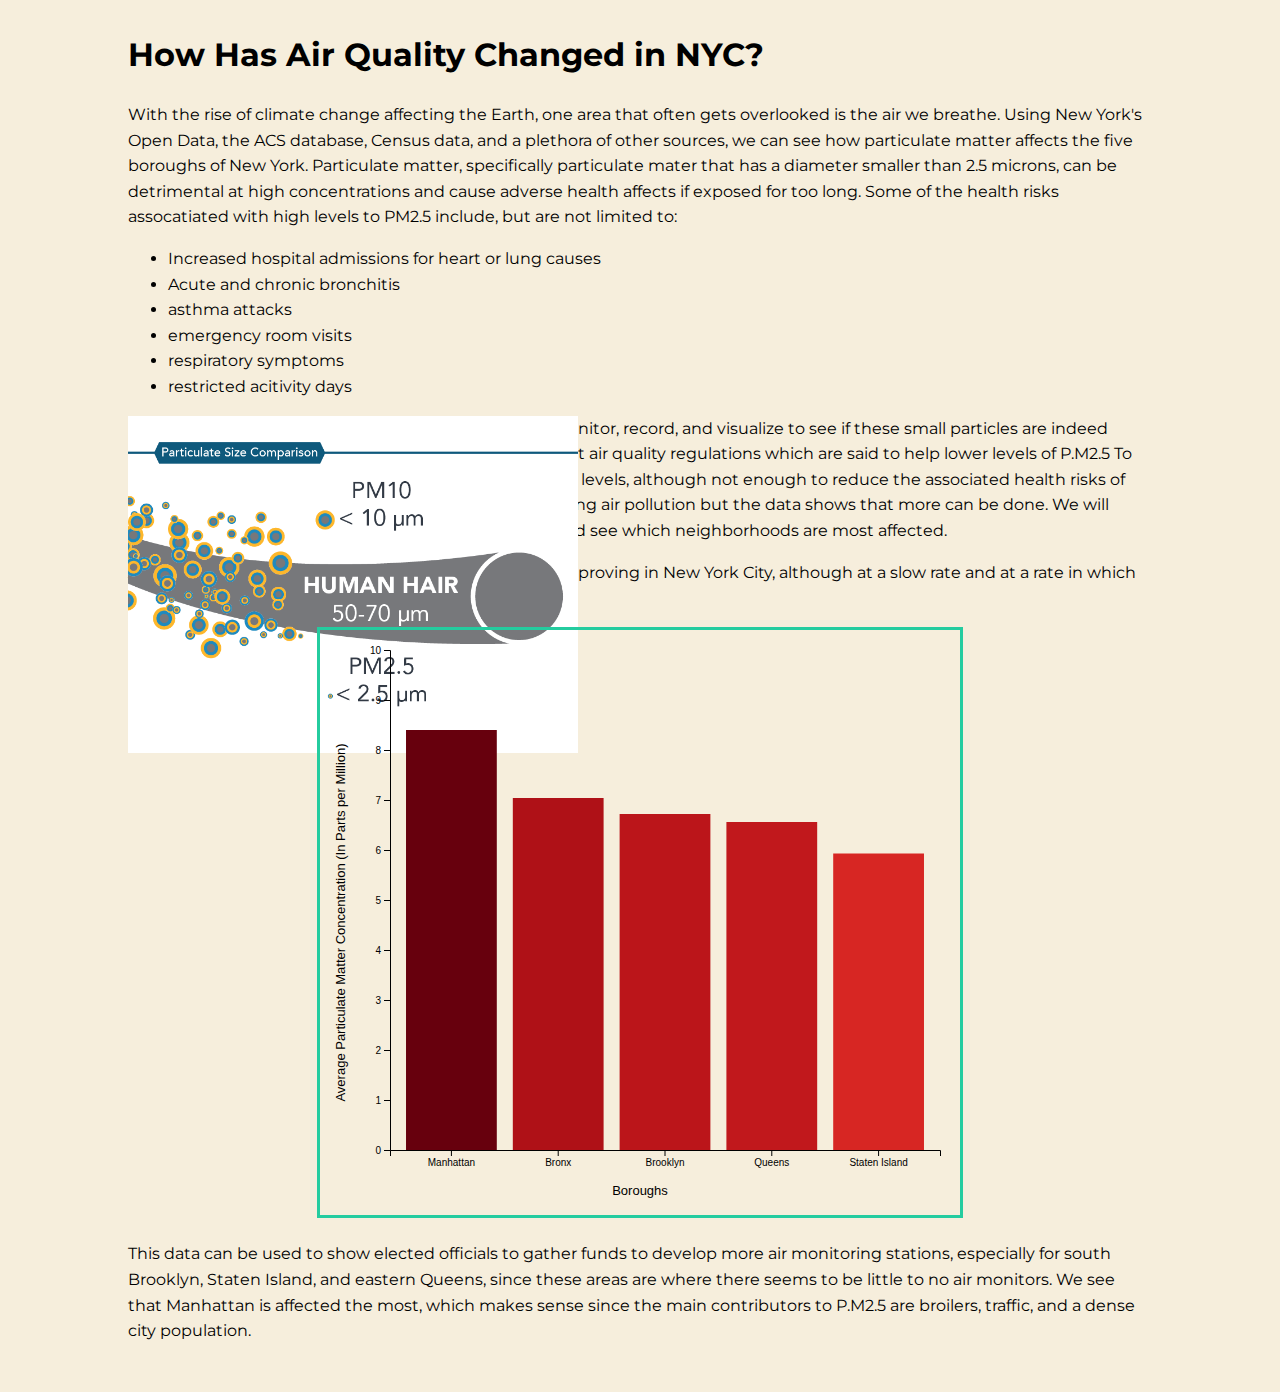
<file: Final_Project/index.html>
<!DOCTYPE html>
<html lang="en">

<head>
    <meta charset="UTF-8">
    <meta http-equiv="X-UA-Compatible" content="IE=edge">
    <meta name="viewport" content="width=device-width, initial-scale=1.0">
    <link rel="preconnect" href="https://fonts.gstatic.com">
    <link href="https://fonts.googleapis.com/css2?family=Montserrat&display=swap" rel="stylesheet">
    <title>Air Quality</title>
    <link rel="stylesheet" href="./style.css">
</head>

<body>
    <div id="main-container"></div>
        <div id="essay">
            <h1>
                How Has Air Quality Changed in NYC? 
            </h1>
            <p>
                With the rise of  climate change affecting the Earth, one area that often gets overlooked is the air we breathe. Using New York's Open Data, the ACS database, Census data, and a plethora of other sources, we can see how particulate matter affects the five boroughs of New York. Particulate matter, specifically particulate mater that has a diameter smaller than 2.5 microns, can be detrimental at high concentrations and cause adverse health affects if exposed for too long.
                Some of the health risks assocatiated with high levels to PM2.5 include, but are not limited to:
                <ul id="list">
                    <li> Increased hospital admissions for heart or lung causes</li>
                    <li>Acute and chronic bronchitis</li>
                    <li>asthma attacks</li>
                    <li>emergency room visits</li>
                    <li>respiratory symptoms</li>
                    <li>restricted acitivity days</li>
                </ul>
                <img src="../data/hair.png" alt="size comparison" width="450px" class="picture">
            </p>
            <p>
                New York City has implemented several programs to monitor, record, and visualize to see if these small particles are indeed being reduced. City officials have implemented stringent air quality regulations which are said to help lower levels of P.M2.5 
                To my surprise, these programs are indeed reducing P.M2.5 levels, although not enough to reduce the associated health risks of inhaling polluted air. New York is taking strides in reducing air pollution but the data shows that more can be done. We will discuss the major contributors to P.M2.5 in this study and see which neighborhoods are most affected.
            </p>
            <p>
                According to <a href="https://gothamist.com/news/new-york-citys-air-quality-is-improving-but-it-still-isnt-healthy-enough">this
                gothamist news article</a>, air quality is improving in New York City, although at a slow rate and at a rate in which the 
                <a href="https://www.who.int/news-room/fact-sheets/detail/ambient-(outdoor)-air-quality-and-health">WHO</a> still
                deems dangerous. 
            </p>
        </div>
        
        <div id="d3-container">
        </div> 

        <div id="conclusion">
            <p>
                This data can be used to show elected officials to gather funds to develop more air monitoring stations, especially for south Brooklyn, Staten Island, and eastern Queens, since these areas are where there seems to be little to no air monitors. We see that Manhattan is affected the most, which makes sense since the main contributors to P.M2.5 are broilers, traffic, and a dense city population.
            </p>
        </div>
    
    <script src="../lib/d3.js"></script>
    <script src="main.js"></script>

</body>


</html>
</file>
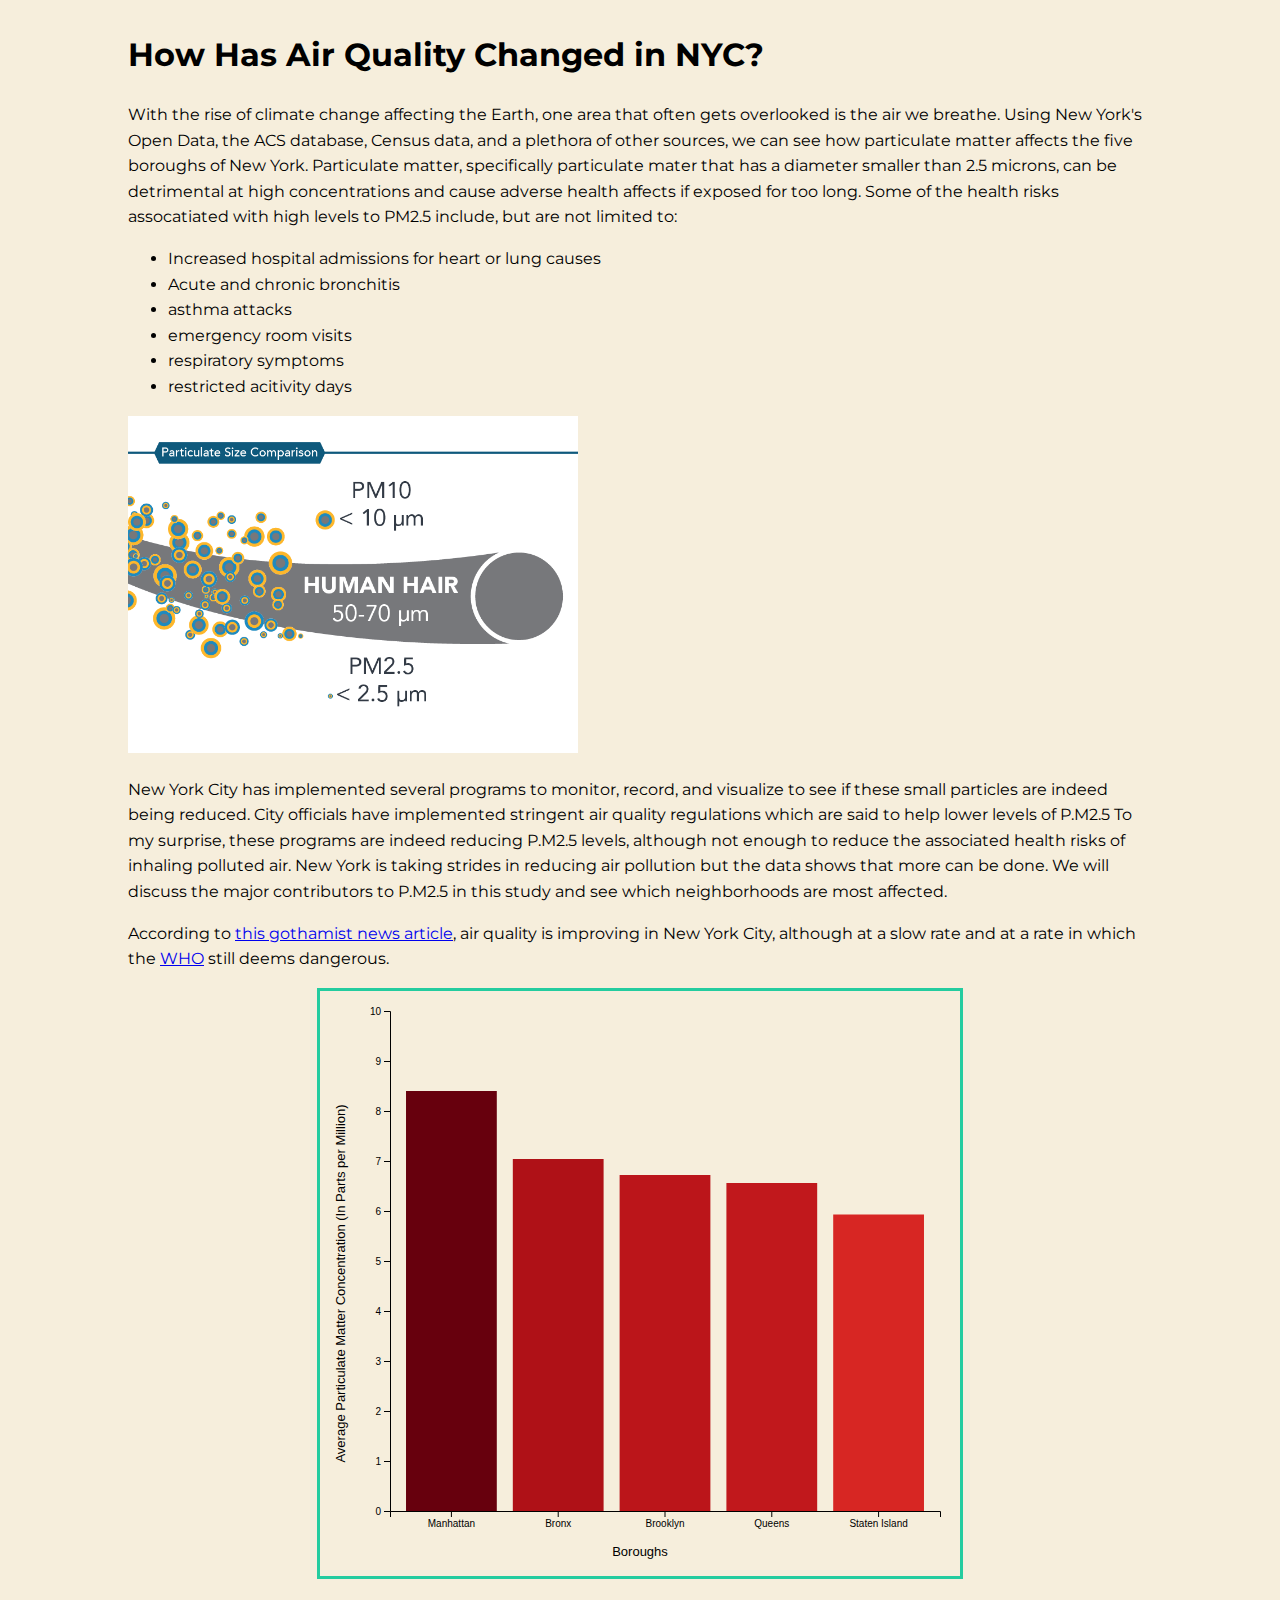
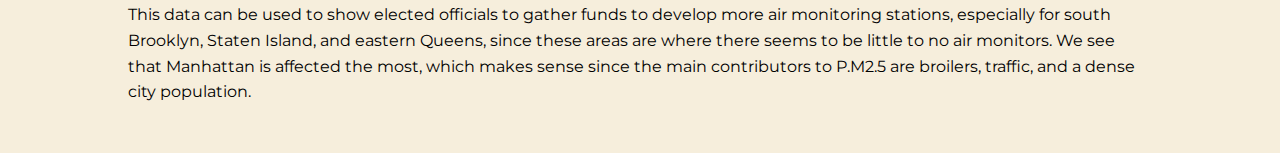
<file: Final_Project/webpage.html>
<!DOCTYPE html>
<html lang="en">

<head>
    <meta charset="UTF-8">
    <meta http-equiv="X-UA-Compatible" content="IE=edge">
    <meta name="viewport" content="width=device-width, initial-scale=1.0">
    <link rel="preconnect" href="https://fonts.gstatic.com">
    <link href="https://fonts.googleapis.com/css2?family=Montserrat&display=swap" rel="stylesheet">
    <title>Air Quality</title>
    <link rel="stylesheet" href="./style.css">
</head>

<body>
    <div id="main-container"></div>
        <div id="essay">
            <h1>
                How Has Air Quality Changed in NYC? 
            </h1>
            <p>
                With the rise of  climate change affecting the Earth, one area that often gets overlooked is the air we breathe. Using New York's Open Data, the ACS database, Census data, and a plethora of other sources, we can see how particulate matter affects the five boroughs of New York. Particulate matter, specifically particulate mater that has a diameter smaller than 2.5 microns, can be detrimental at high concentrations and cause adverse health affects if exposed for too long.
                Some of the health risks assocatiated with high levels to PM2.5 include, but are not limited to:
                <ul id="list">
                    <li> Increased hospital admissions for heart or lung causes</li>
                    <li>Acute and chronic bronchitis</li>
                    <li>asthma attacks</li>
                    <li>emergency room visits</li>
                    <li>respiratory symptoms</li>
                    <li>restricted acitivity days</li>
                </ul>
                <img src="../data/hair.png" alt="size comparison" width="450px" id="picture">
            </p>
            <p>
                New York City has implemented several programs to monitor, record, and visualize to see if these small particles are indeed being reduced. City officials have implemented stringent air quality regulations which are said to help lower levels of P.M2.5 
                To my surprise, these programs are indeed reducing P.M2.5 levels, although not enough to reduce the associated health risks of inhaling polluted air. New York is taking strides in reducing air pollution but the data shows that more can be done. We will discuss the major contributors to P.M2.5 in this study and see which neighborhoods are most affected.
            </p>
            <p>
                According to <a href="https://gothamist.com/news/new-york-citys-air-quality-is-improving-but-it-still-isnt-healthy-enough">this
                gothamist news article</a>, air quality is improving in New York City, although at a slow rate and at a rate in which the 
                <a href="https://www.who.int/news-room/fact-sheets/detail/ambient-(outdoor)-air-quality-and-health">WHO</a> still
                deems dangerous. 
            </p>
        </div>
        
        <div id="d3-container">
        </div> 

        <div id="conclusion">
            <p>
                This data can be used to show elected officials to gather funds to develop more air monitoring stations, especially for south Brooklyn, Staten Island, and eastern Queens, since these areas are where there seems to be little to no air monitors. We see that Manhattan is affected the most, which makes sense since the main contributors to P.M2.5 are broilers, traffic, and a dense city population.
            </p>
        </div>
    
    <script src="../lib/d3.js"></script>
    <script src="main.js"></script>

</body>


</html>
</file>
<file: Final_Project/style.css>
rect:hover {
    stroke-width:3;
    fill-opacity: 1;
    stroke: rgba(144, 18, 228, 0.836);
    cursor: pointer;
  }

.tooltip {
    pointer-events: none;
    background-color: rgb(127, 213, 176);
    box-shadow: 0 0 7px gainsboro;
    padding: .5em;
    border-radius: 5px;
    opacity: 1;
}
  
.tooltip:not(.visible){
    opacity: 0;
}

body {
    background-color: #f6eedc;
    font-family: 'Montserrat', sans-serif, "Helvetica"; 
    display: inline-block;
    vertical-align: middle;
    line-height: 1.6;
    margin-left: 10%;
    margin-right: 10%;
    margin-bottom: 2.5%;
}

.picture {
    position: absolute;
}

svg {
    border: rgb(36, 204, 159) 3px solid;
    font-family: 'Monserrat' Helvetica;
}

#d3-container {
    position: relative;
    text-align: center;
}
</file>
